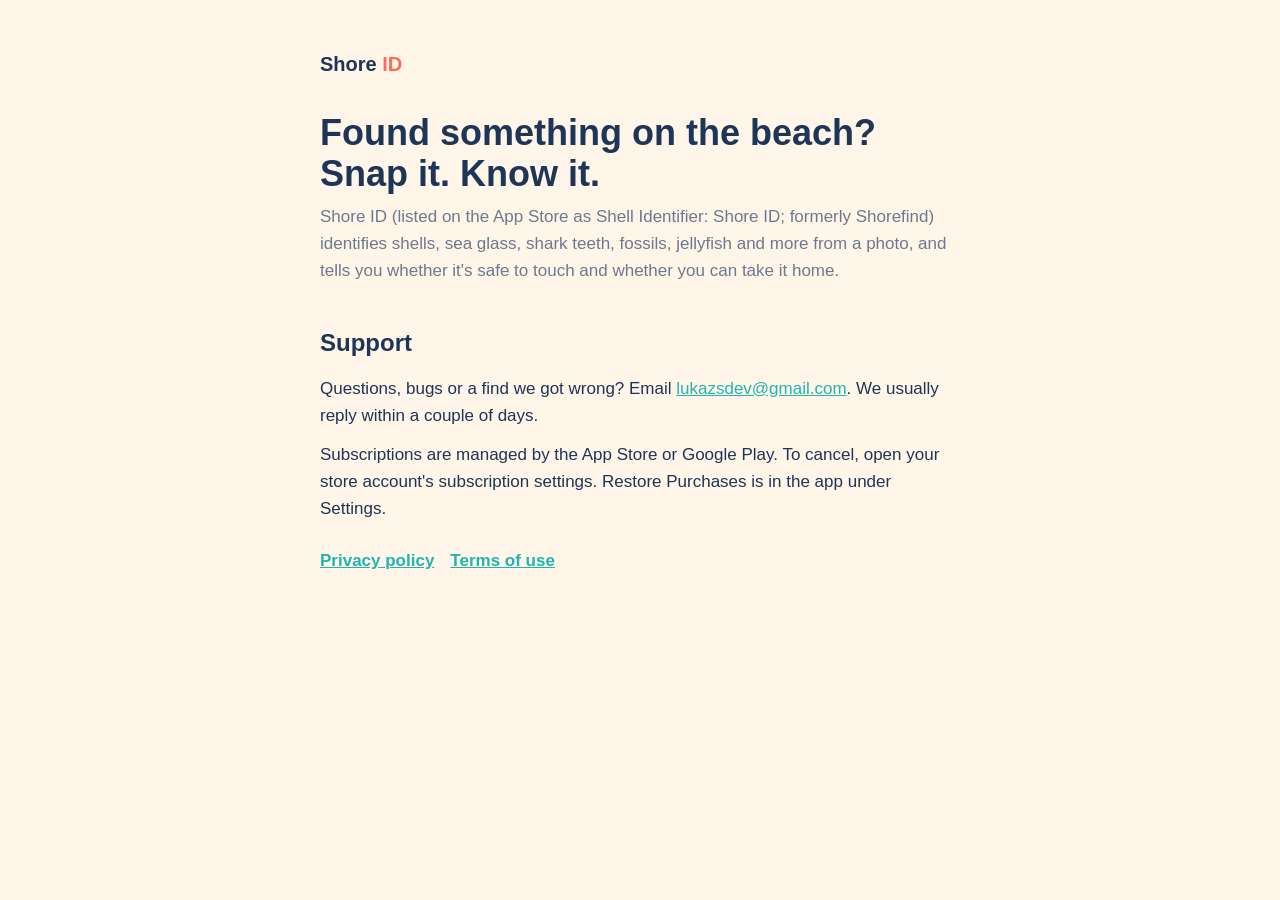
<file: index.html>
<!doctype html>
<html lang="en">
  <head>
    <meta charset="utf-8" />
    <meta name="viewport" content="width=device-width, initial-scale=1" />
    <title>Shore ID · Shell Identifier</title>
    <meta name="description" content="Snap anything you find on the beach and know what it is. Shells, sea glass, shark teeth and more." />
    <link rel="stylesheet" href="style.css" />
  </head>
  <body>
    <main>
      <p class="wordmark"><a href="./">Shore <span>ID</span></a></p>
      <h1>Found something on the beach? Snap it. Know it.</h1>
      <p class="muted">Shore ID (listed on the App Store as Shell Identifier: Shore ID; formerly Shorefind) identifies shells, sea glass, shark teeth, fossils, jellyfish and more from a photo, and tells you whether it's safe to touch and whether you can take it home.</p>
      <h2>Support</h2>
      <p>Questions, bugs or a find we got wrong? Email <a href="mailto:lukazsdev@gmail.com">lukazsdev@gmail.com</a>. We usually reply within a couple of days.</p>
      <p>Subscriptions are managed by the App Store or Google Play. To cancel, open your store account's subscription settings. Restore Purchases is in the app under Settings.</p>
      <div class="links">
        <a href="privacy/">Privacy policy</a>
        <a href="terms/">Terms of use</a>
      </div>
    </main>
  </body>
</html>
</file>
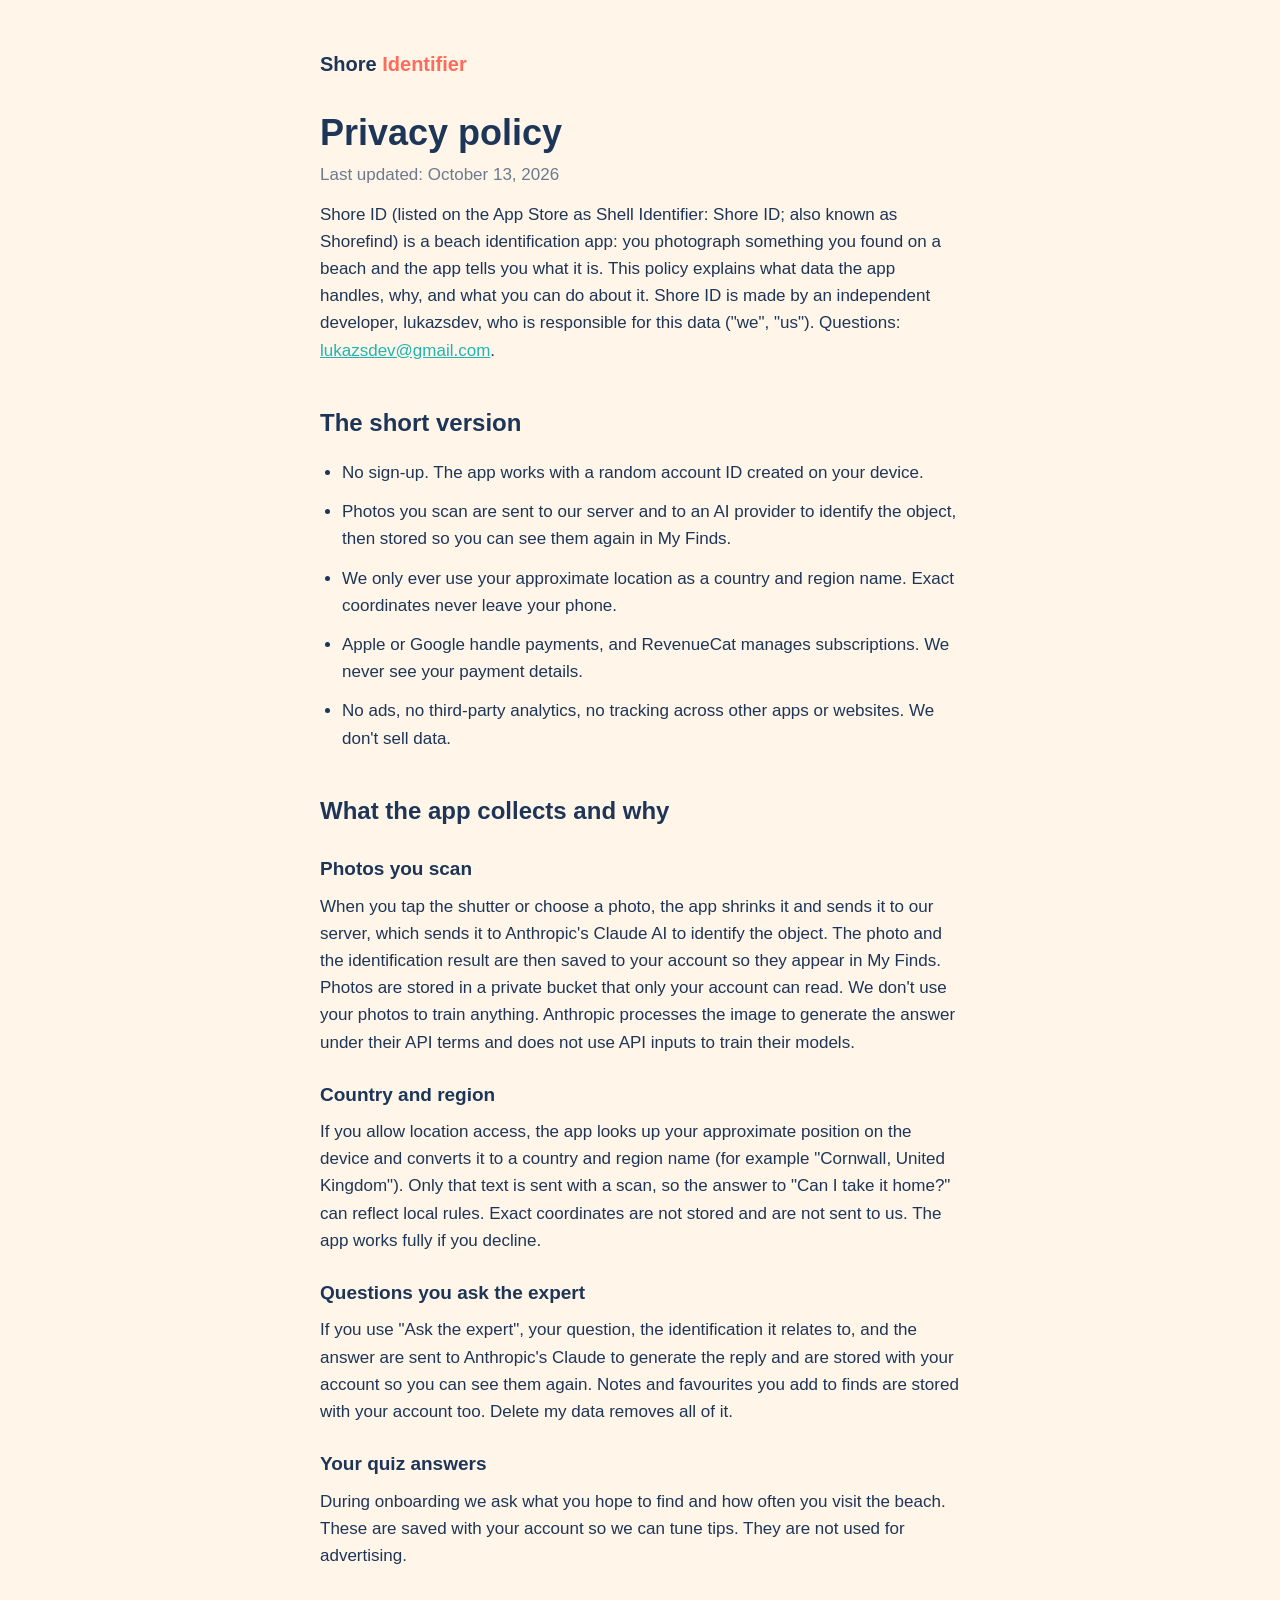
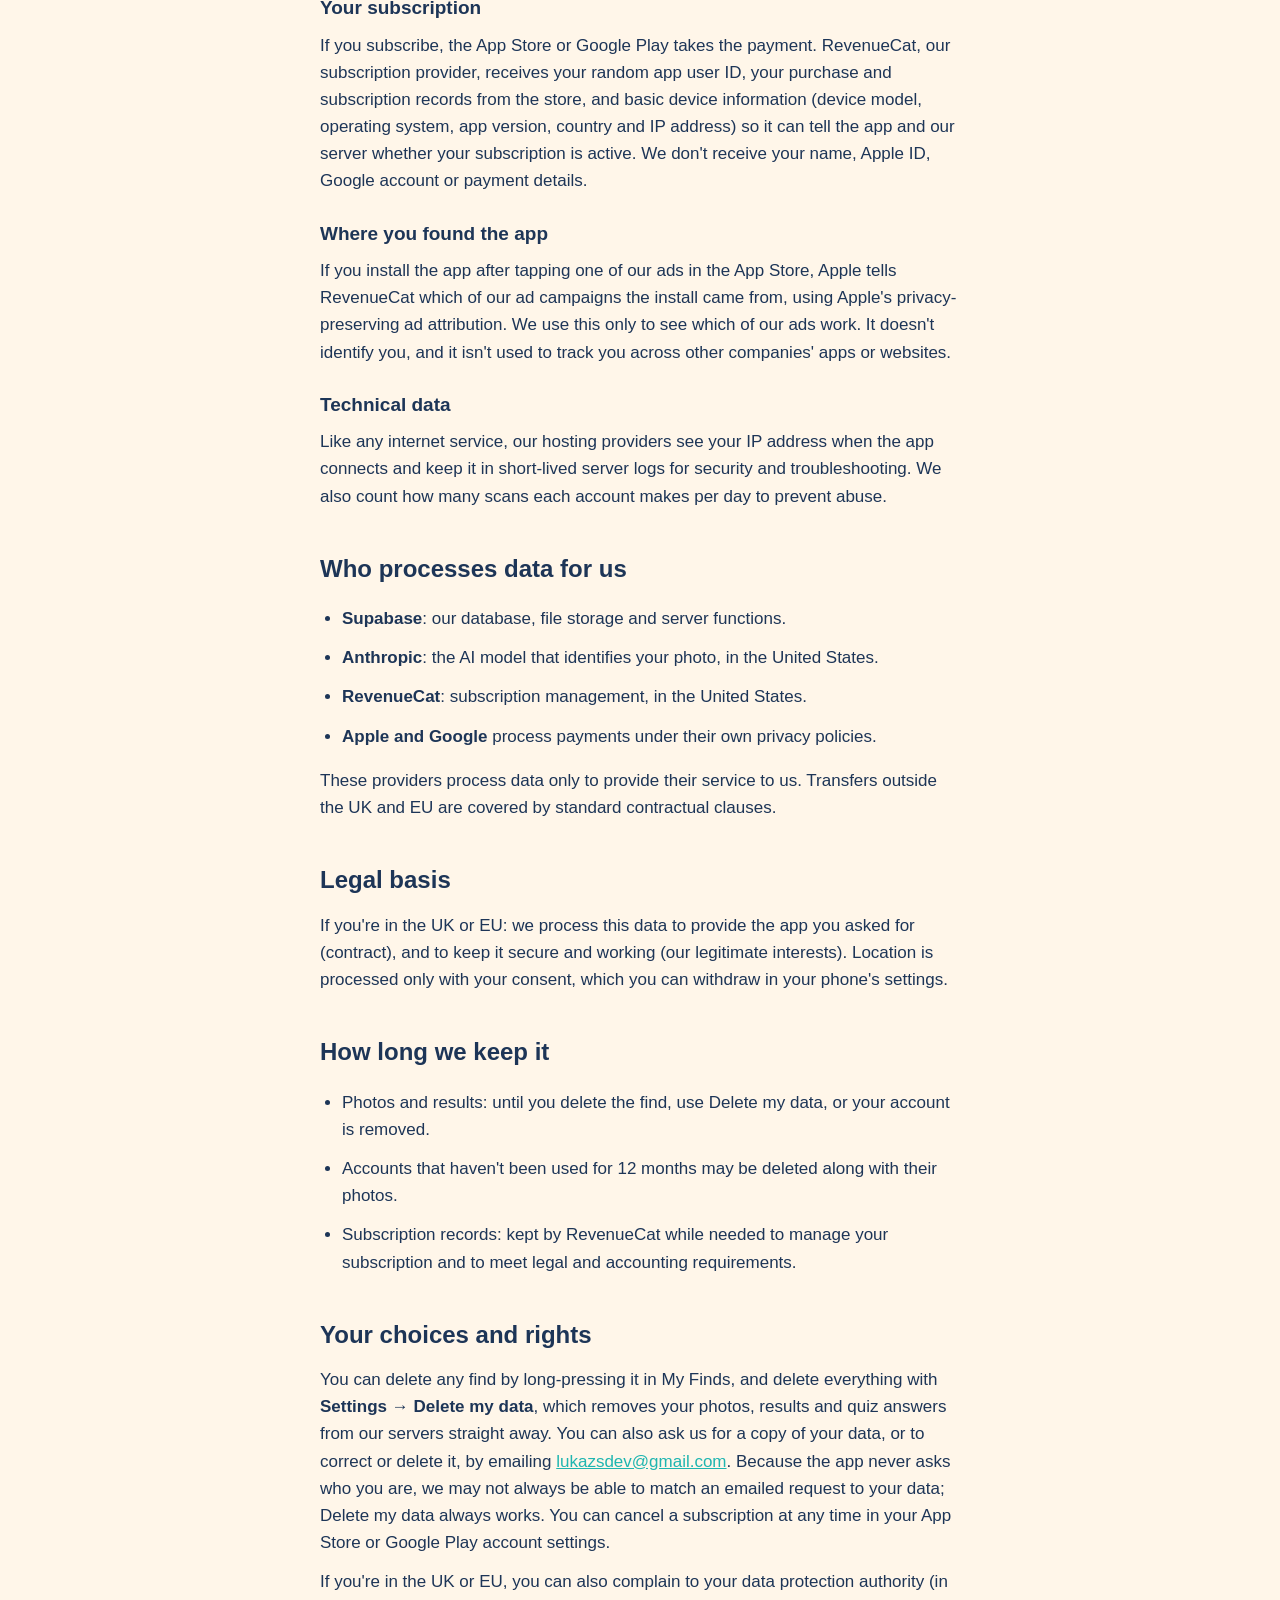
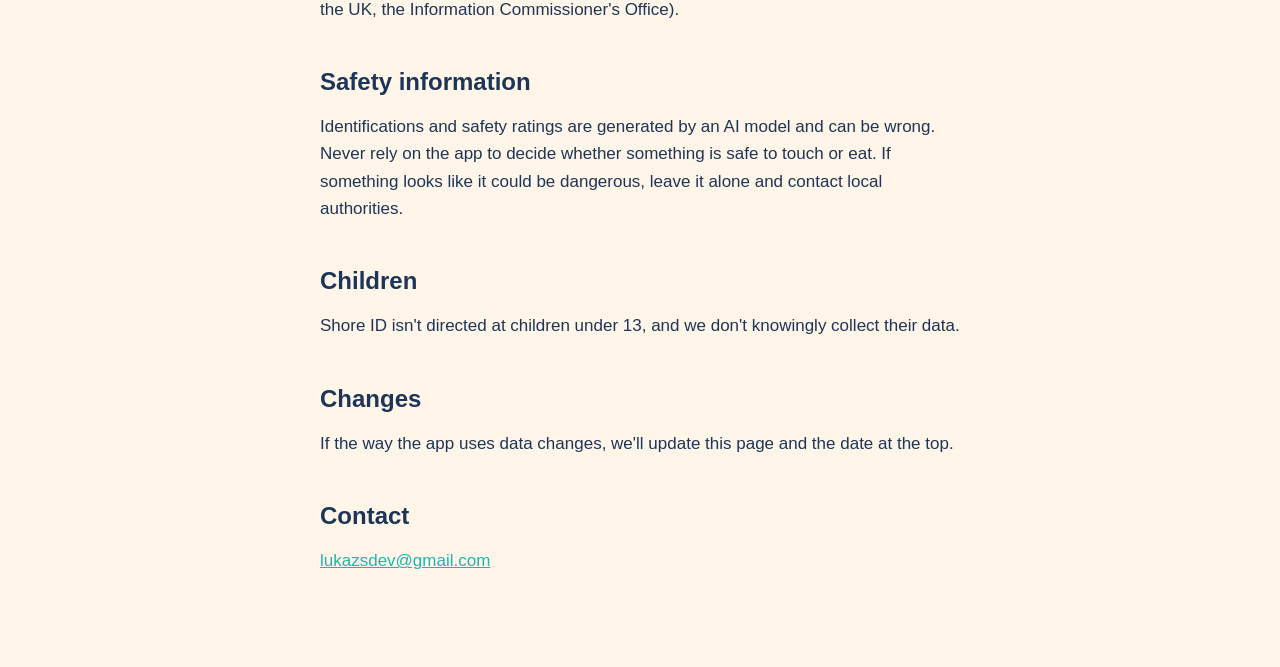
<file: privacy/index.html>
<!doctype html>
<html lang="en">
  <head>
    <meta charset="utf-8" />
    <meta name="viewport" content="width=device-width, initial-scale=1" />
    <title>Privacy policy · Shore ID</title>
    <meta name="description" content="How the Shore ID app (Shell Identifier: Shore ID) handles your data." />
    <link rel="stylesheet" href="../style.css" />
  </head>
  <body>
    <main>
      <p class="wordmark"><a href="../">Shore <span>Identifier</span></a></p>
      <h1>Privacy policy</h1>
      <p class="muted">Last updated: October 13, 2026</p>

      <p>
        Shore ID (listed on the App Store as Shell Identifier: Shore ID; also known as Shorefind) is a beach identification app: you photograph something you found on a beach and the app tells you what it is. This policy explains what data the app handles, why, and what you can do about it. Shore ID is made by an independent developer, lukazsdev, who is responsible for this data ("we", "us"). Questions: <a href="mailto:lukazsdev@gmail.com">lukazsdev@gmail.com</a>.
      </p>

      <h2>The short version</h2>
      <ul>
        <li>No sign-up. The app works with a random account ID created on your device.</li>
        <li>Photos you scan are sent to our server and to an AI provider to identify the object, then stored so you can see them again in My Finds.</li>
        <li>We only ever use your approximate location as a country and region name. Exact coordinates never leave your phone.</li>
        <li>Apple or Google handle payments, and RevenueCat manages subscriptions. We never see your payment details.</li>
        <li>No ads, no third-party analytics, no tracking across other apps or websites. We don't sell data.</li>
      </ul>

      <h2>What the app collects and why</h2>
      <h3>Photos you scan</h3>
      <p>
        When you tap the shutter or choose a photo, the app shrinks it and sends it to our server, which sends it to Anthropic's Claude AI to identify the object. The photo and the identification result are then saved to your account so they appear in My Finds. Photos are stored in a private bucket that only your account can read. We don't use your photos to train anything. Anthropic processes the image to generate the answer under their API terms and does not use API inputs to train their models.
      </p>
      <h3>Country and region</h3>
      <p>
        If you allow location access, the app looks up your approximate position on the device and converts it to a country and region name (for example "Cornwall, United Kingdom"). Only that text is sent with a scan, so the answer to "Can I take it home?" can reflect local rules. Exact coordinates are not stored and are not sent to us. The app works fully if you decline.
      </p>
      <h3>Questions you ask the expert</h3>
      <p>
        If you use "Ask the expert", your question, the identification it relates to, and the answer are sent to Anthropic's Claude to generate the reply and are stored with your account so you can see them again. Notes and favourites you add to finds are stored with your account too. Delete my data removes all of it.
      </p>
      <h3>Your quiz answers</h3>
      <p>
        During onboarding we ask what you hope to find and how often you visit the beach. These are saved with your account so we can tune tips. They are not used for advertising.
      </p>
      <h3>Your subscription</h3>
      <p>
        If you subscribe, the App Store or Google Play takes the payment. RevenueCat, our subscription provider, receives your random app user ID, your purchase and subscription records from the store, and basic device information (device model, operating system, app version, country and IP address) so it can tell the app and our server whether your subscription is active. We don't receive your name, Apple ID, Google account or payment details.
      </p>
      <h3>Where you found the app</h3>
      <p>
        If you install the app after tapping one of our ads in the App Store, Apple tells RevenueCat which of our ad campaigns the install came from, using Apple's privacy-preserving ad attribution. We use this only to see which of our ads work. It doesn't identify you, and it isn't used to track you across other companies' apps or websites.
      </p>
      <h3>Technical data</h3>
      <p>
        Like any internet service, our hosting providers see your IP address when the app connects and keep it in short-lived server logs for security and troubleshooting. We also count how many scans each account makes per day to prevent abuse.
      </p>

      <h2>Who processes data for us</h2>
      <ul>
        <li><strong>Supabase</strong>: our database, file storage and server functions.</li>
        <li><strong>Anthropic</strong>: the AI model that identifies your photo, in the United States.</li>
        <li><strong>RevenueCat</strong>: subscription management, in the United States.</li>
        <li><strong>Apple and Google</strong> process payments under their own privacy policies.</li>
      </ul>
      <p>These providers process data only to provide their service to us. Transfers outside the UK and EU are covered by standard contractual clauses.</p>

      <h2>Legal basis</h2>
      <p>If you're in the UK or EU: we process this data to provide the app you asked for (contract), and to keep it secure and working (our legitimate interests). Location is processed only with your consent, which you can withdraw in your phone's settings.</p>

      <h2>How long we keep it</h2>
      <ul>
        <li>Photos and results: until you delete the find, use Delete my data, or your account is removed.</li>
        <li>Accounts that haven't been used for 12 months may be deleted along with their photos.</li>
        <li>Subscription records: kept by RevenueCat while needed to manage your subscription and to meet legal and accounting requirements.</li>
      </ul>

      <h2>Your choices and rights</h2>
      <p>
        You can delete any find by long-pressing it in My Finds, and delete everything with <strong>Settings → Delete my data</strong>, which removes your photos, results and quiz answers from our servers straight away. You can also ask us for a copy of your data, or to correct or delete it, by emailing <a href="mailto:lukazsdev@gmail.com">lukazsdev@gmail.com</a>. Because the app never asks who you are, we may not always be able to match an emailed request to your data; Delete my data always works. You can cancel a subscription at any time in your App Store or Google Play account settings.
      </p>
      <p>If you're in the UK or EU, you can also complain to your data protection authority (in the UK, the Information Commissioner's Office).</p>

      <h2>Safety information</h2>
      <p>Identifications and safety ratings are generated by an AI model and can be wrong. Never rely on the app to decide whether something is safe to touch or eat. If something looks like it could be dangerous, leave it alone and contact local authorities.</p>

      <h2>Children</h2>
      <p>Shore ID isn't directed at children under 13, and we don't knowingly collect their data.</p>

      <h2>Changes</h2>
      <p>If the way the app uses data changes, we'll update this page and the date at the top.</p>

      <h2>Contact</h2>
      <p><a href="mailto:lukazsdev@gmail.com">lukazsdev@gmail.com</a></p>
    </main>
  </body>
</html>
</file>
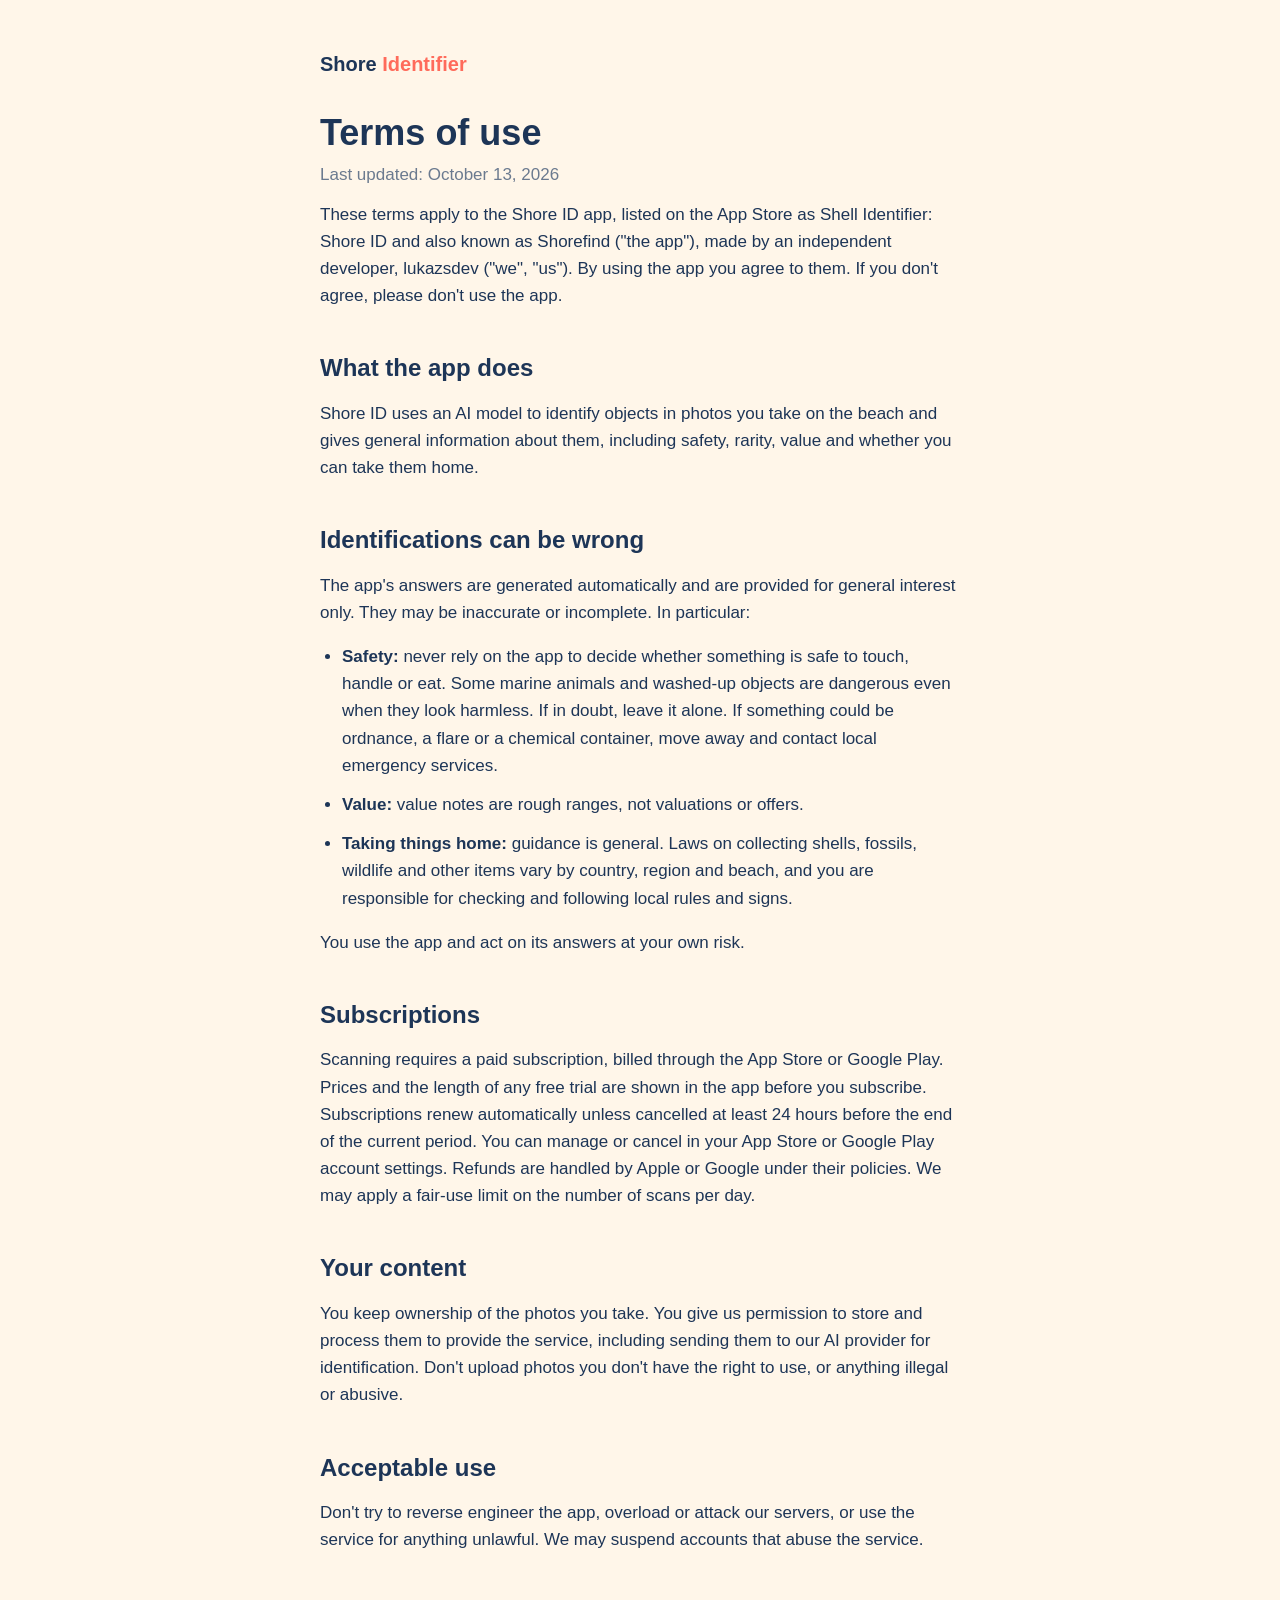
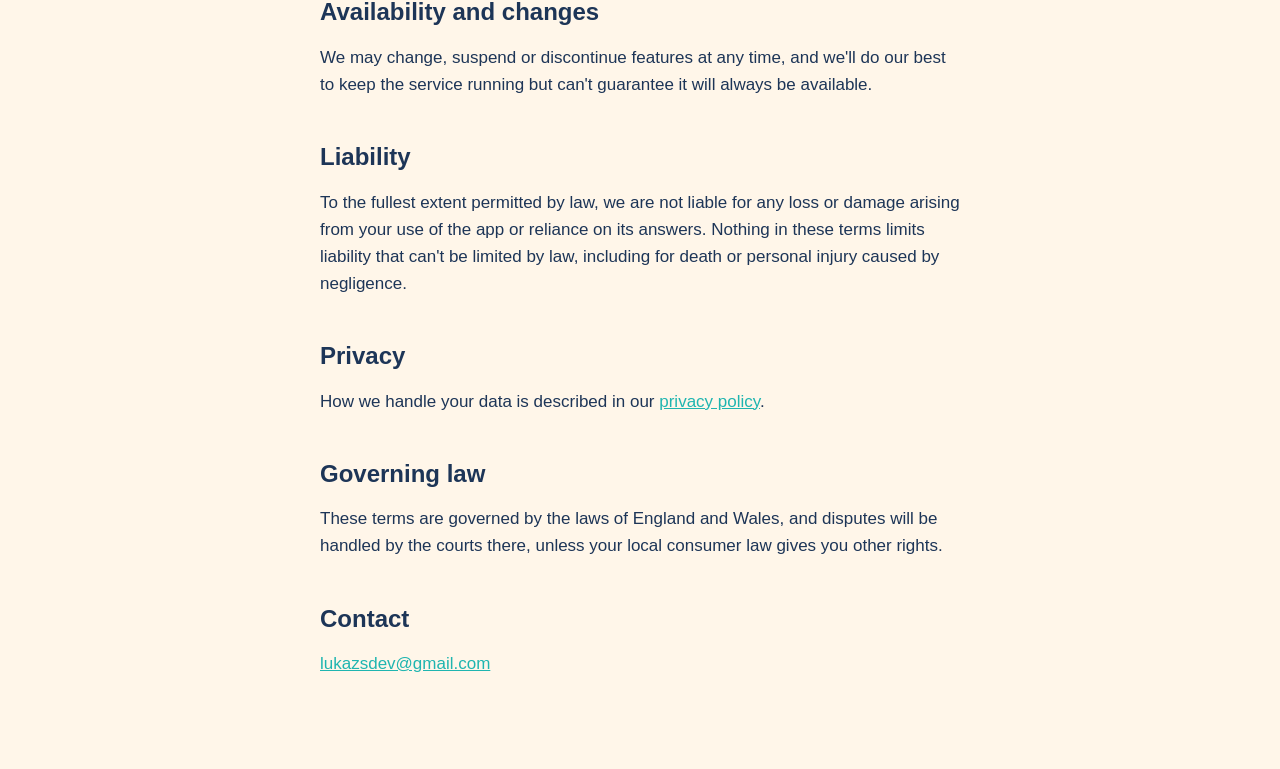
<file: terms/index.html>
<!doctype html>
<html lang="en">
  <head>
    <meta charset="utf-8" />
    <meta name="viewport" content="width=device-width, initial-scale=1" />
    <title>Terms of use · Shore ID</title>
    <meta name="description" content="Terms of use for the Shore ID app (Shell Identifier: Shore ID)." />
    <link rel="stylesheet" href="../style.css" />
  </head>
  <body>
    <main>
      <p class="wordmark"><a href="../">Shore <span>Identifier</span></a></p>
      <h1>Terms of use</h1>
      <p class="muted">Last updated: October 13, 2026</p>

      <p>These terms apply to the Shore ID app, listed on the App Store as Shell Identifier: Shore ID and also known as Shorefind ("the app"), made by an independent developer, lukazsdev ("we", "us"). By using the app you agree to them. If you don't agree, please don't use the app.</p>

      <h2>What the app does</h2>
      <p>Shore ID uses an AI model to identify objects in photos you take on the beach and gives general information about them, including safety, rarity, value and whether you can take them home.</p>

      <h2>Identifications can be wrong</h2>
      <p>
        The app's answers are generated automatically and are provided for general interest only. They may be inaccurate or incomplete. In particular:
      </p>
      <ul>
        <li><strong>Safety:</strong> never rely on the app to decide whether something is safe to touch, handle or eat. Some marine animals and washed-up objects are dangerous even when they look harmless. If in doubt, leave it alone. If something could be ordnance, a flare or a chemical container, move away and contact local emergency services.</li>
        <li><strong>Value:</strong> value notes are rough ranges, not valuations or offers.</li>
        <li><strong>Taking things home:</strong> guidance is general. Laws on collecting shells, fossils, wildlife and other items vary by country, region and beach, and you are responsible for checking and following local rules and signs.</li>
      </ul>
      <p>You use the app and act on its answers at your own risk.</p>

      <h2>Subscriptions</h2>
      <p>
        Scanning requires a paid subscription, billed through the App Store or Google Play. Prices and the length of any free trial are shown in the app before you subscribe. Subscriptions renew automatically unless cancelled at least 24 hours before the end of the current period. You can manage or cancel in your App Store or Google Play account settings. Refunds are handled by Apple or Google under their policies. We may apply a fair-use limit on the number of scans per day.
      </p>

      <h2>Your content</h2>
      <p>You keep ownership of the photos you take. You give us permission to store and process them to provide the service, including sending them to our AI provider for identification. Don't upload photos you don't have the right to use, or anything illegal or abusive.</p>

      <h2>Acceptable use</h2>
      <p>Don't try to reverse engineer the app, overload or attack our servers, or use the service for anything unlawful. We may suspend accounts that abuse the service.</p>

      <h2>Availability and changes</h2>
      <p>We may change, suspend or discontinue features at any time, and we'll do our best to keep the service running but can't guarantee it will always be available.</p>

      <h2>Liability</h2>
      <p>To the fullest extent permitted by law, we are not liable for any loss or damage arising from your use of the app or reliance on its answers. Nothing in these terms limits liability that can't be limited by law, including for death or personal injury caused by negligence.</p>

      <h2>Privacy</h2>
      <p>How we handle your data is described in our <a href="../privacy/">privacy policy</a>.</p>

      <h2>Governing law</h2>
      <p>These terms are governed by the laws of England and Wales, and disputes will be handled by the courts there, unless your local consumer law gives you other rights.</p>

      <h2>Contact</h2>
      <p><a href="mailto:lukazsdev@gmail.com">lukazsdev@gmail.com</a></p>
    </main>
  </body>
</html>
</file>
<file: style.css>
/* Static pages for GitHub Pages: Shorefind privacy policy, terms and support. */
:root {
  color-scheme: light dark;
  --background: #fff6e9;
  --text: #1d3557;
  --muted: #6b7a8f;
  --accent: #ff6b5b;
  --accent2: #1fb5b0;
  --border: #eee3d2;
}
@media (prefers-color-scheme: dark) {
  :root {
    --background: #14203a;
    --text: #fff6e9;
    --muted: #a9b4c4;
    --accent: #ff8a7d;
    --accent2: #3fd0cb;
    --border: #2b3a5c;
  }
}
* { box-sizing: border-box; }
body {
  margin: 0;
  background: var(--background);
  color: var(--text);
  font: 17px/1.6 -apple-system, BlinkMacSystemFont, 'Segoe UI', Roboto, Helvetica, Arial, sans-serif;
}
main { max-width: 680px; margin: 0 auto; padding: 48px 20px 80px; }
.wordmark { font-weight: 800; font-size: 20px; margin: 0 0 32px; }
.wordmark a { color: var(--text); text-decoration: none; }
.wordmark span { color: var(--accent); }
h1 { font-size: 36px; line-height: 1.15; margin: 0 0 8px; }
h2 { font-size: 24px; margin: 40px 0 12px; }
h3 { font-size: 19px; margin: 24px 0 8px; }
p, li { margin: 0 0 12px; }
ul { padding-left: 22px; }
a { color: var(--accent2); }
.muted { color: var(--muted); }
.links { display: flex; gap: 16px; flex-wrap: wrap; margin-top: 24px; }
.links a { font-weight: 700; }
hr { border: 0; border-top: 1px solid var(--border); margin: 40px 0; }
</file>
